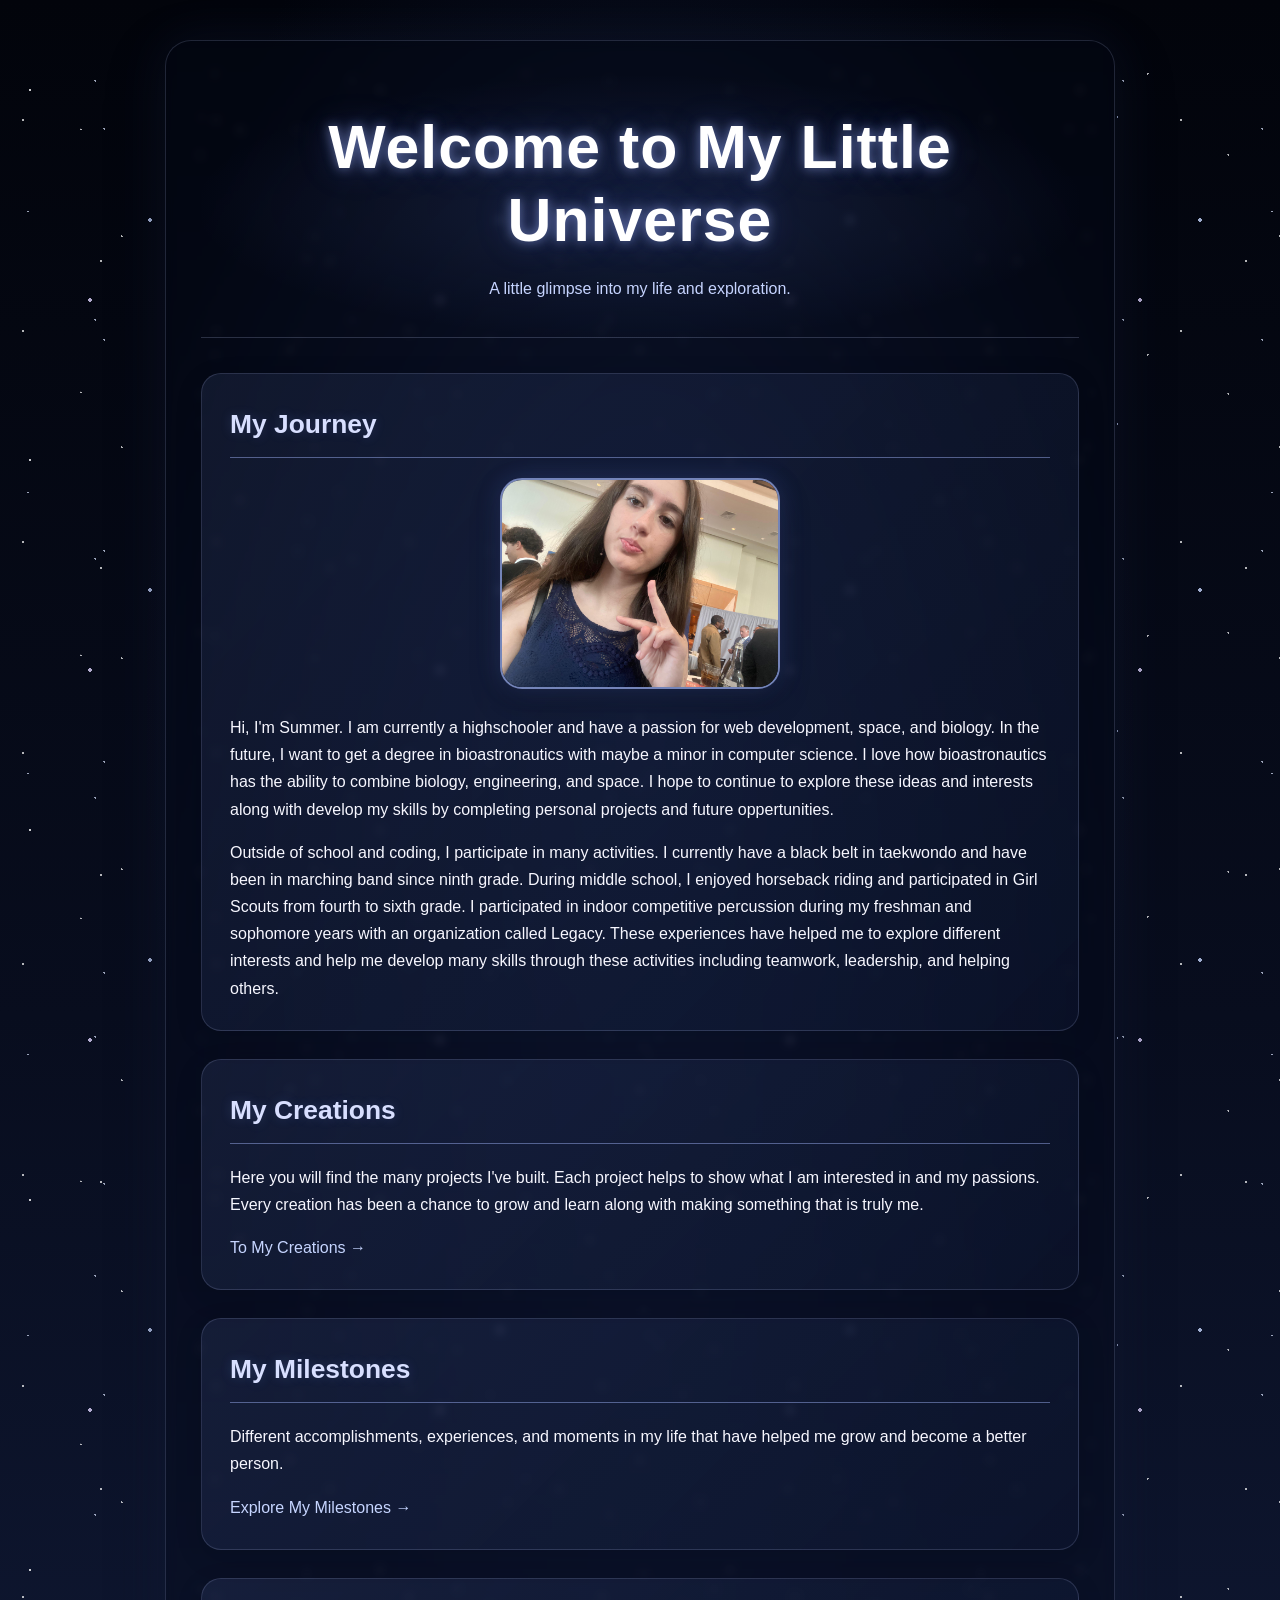
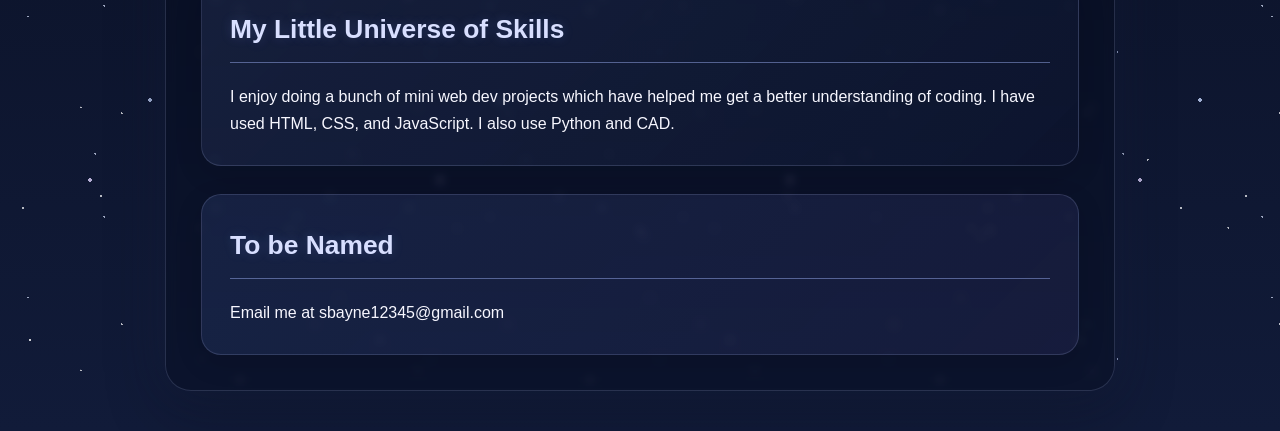
<file: index.html>
<!DOCTYPE html>
<html lang="en">
    <head>
        <meta charset="UTF-8">
        <meta name="viewport" content="width=device-width, initial-scale=1.0">
        <title>My Little Universe</title>
        <link rel="stylesheet" href="style.css">
    </head>
    <body>
        <div class="container">
            <header>
                <div>
                    <h1>Welcome to My Little Universe</h1>
                    <p>A little glimpse into my life and exploration.</p>
                </div>
            </header>
            <section id="about">
                <h2>My Journey</h2>
                <img src="images/Summer.jpeg" alt="Summer">
                <p>Hi, I'm Summer. I am currently a highschooler and have a passion for web development, space, and biology. In the future, I want to get a degree in bioastronautics with maybe a minor in computer science. I love how bioastronautics has the ability to combine biology, engineering, and space. I hope to continue to explore these ideas and interests along with develop my skills by completing personal projects and future oppertunities.</p>
                <p>Outside of school and coding, I participate in many activities. I currently have a black belt in taekwondo and have been in marching band since ninth grade. During middle school, I enjoyed horseback riding and participated in Girl Scouts from fourth to sixth grade. I participated in indoor competitive percussion during my freshman and sophomore years with an organization called Legacy. These experiences have helped me to explore different interests and help me develop many skills through these activities including teamwork, leadership, and helping others.</p>
            </section>
            <section id="projects">
                <h2>My Creations</h2>
                <p>Here you will find the many projects I've built. Each project helps to show what I am interested in and my passions. Every creation has been a chance to grow and learn along with making something that is truly me.</p>
                <a href="creations.html" class="creations-link">
                    To My Creations →
                </a>
            </section>
            <section id="achievements">
                <h2>My Milestones</h2>
                <p>Different accomplishments, experiences, and moments in my life that have helped me grow and become a better person.</p>
                <a href="milestones.html" class="milestones-button">Explore My Milestones →</a>
            </section>
            <section id="skills/hobbies">
                <h2>My Little Universe of Skills</h2>
                <p>I enjoy doing a bunch of mini web dev projects which have helped me get a better understanding of coding. I have used HTML, CSS, and JavaScript. I also use Python and CAD.</p>
            </section>
            <section id="contact">
                <h2>To be Named</h2>
                <p>Email me at sbayne12345@gmail.com</p>
            </section>
        </div>
    </body>
</html>
</file>
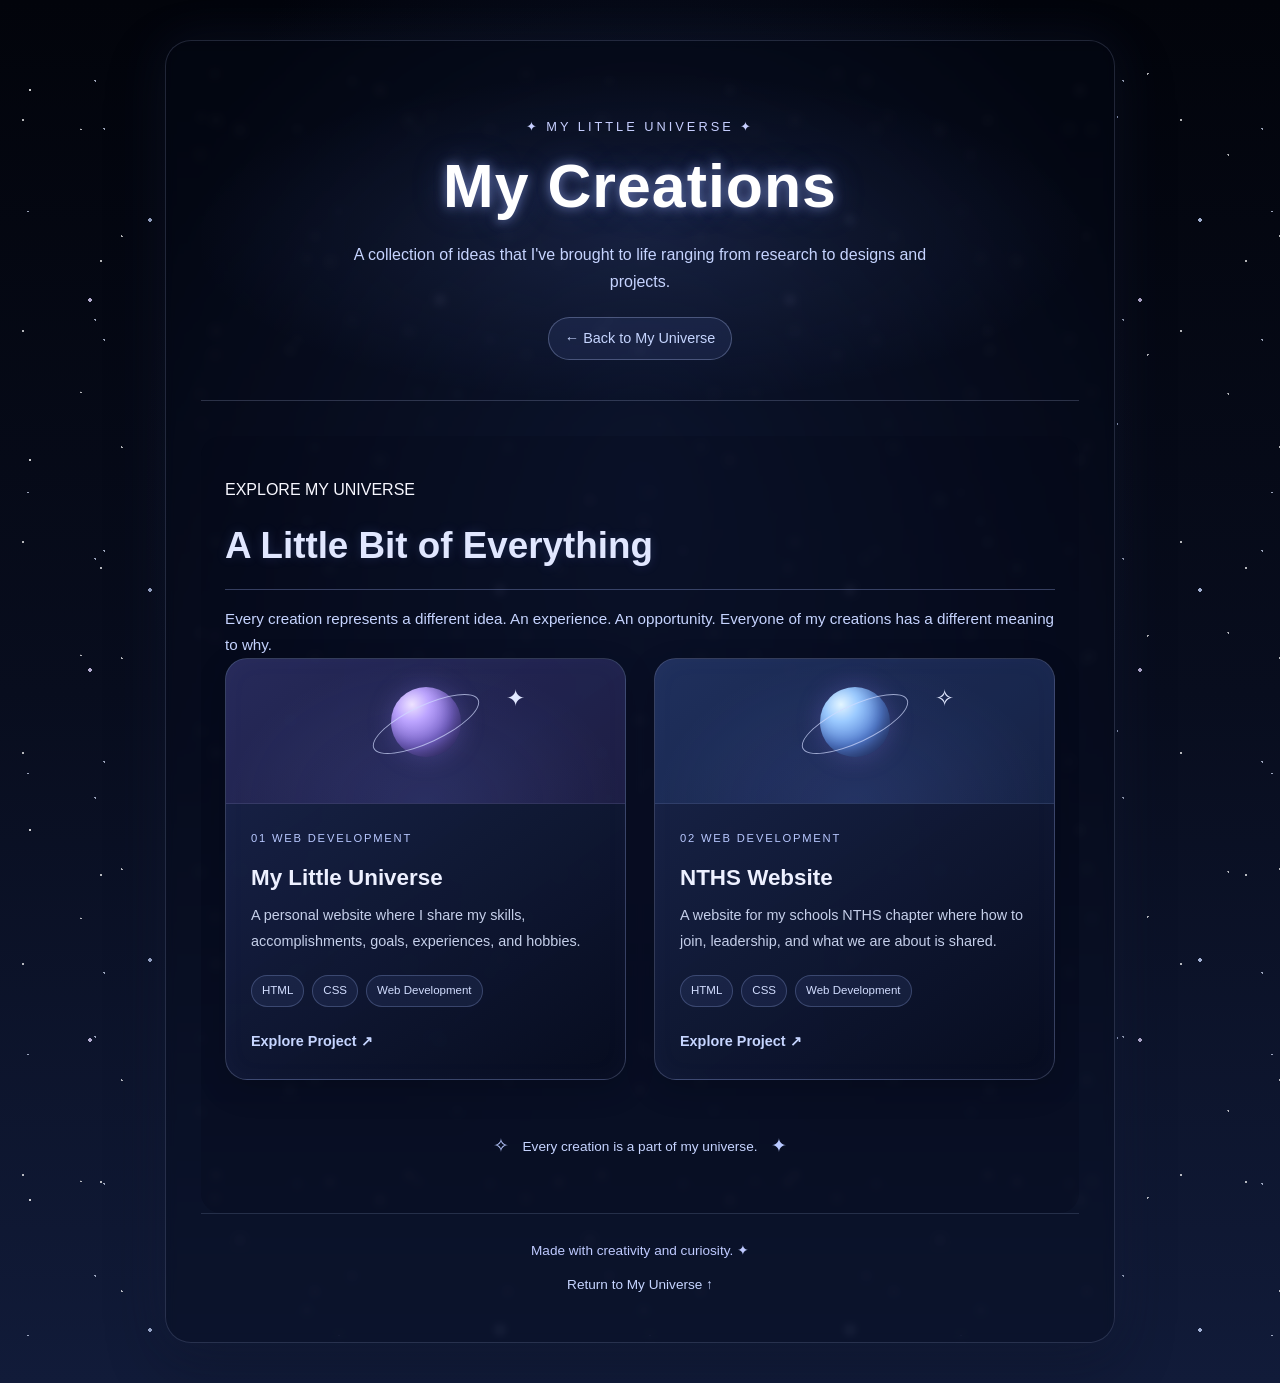
<file: creations.html>
<!DOCTYPE html>
<html lang="en">
    <head>
        <meta charset="UTF-8">
        <meta name="viewport" content="width=device-width, initial-scale=1.0">
        <title>My Creations | My Little Universe</title>
        <link rel="stylesheet" href="style.css">
        <link rel="stylesheet" href="creations.css">
    </head>
    <body>
        <div class="container">
            <header class="creations-header">
                <div>
                    <p class="eyebrow">✦ MY LITTLE UNIVERSE ✦</p>
                    <h1>My Creations</h1>
                    <p>A collection of ideas that I've brought to life ranging from research to designs and projects.</p>
                    <a href="index.html" class="home-link">
                        ← Back to My Universe
                    </a>
                </div>
            </header>
            <main>
                <section class="creations-section">
                    <div class="section-heading">
                        <span class="section-label">EXPLORE MY UNIVERSE</span>
                        <h2>A Little Bit of Everything</h2>
                        <p>Every creation represents a different idea. An experience. An opportunity. Everyone of my creations has a different meaning to why.</p>
                    </div>
                    <div class="projects-grid">
                        <article class="project-card">
                            <div class="project-art art-purple" aria-hidden="true">
                                <span class="planet"></span>
                                <span class="orbit"></span>
                                <span class="art-star">✦</span>
                            </div>
                            <div class="project-content">
                                <p class="project-category">01 WEB DEVELOPMENT</p>
                                <h3>My Little Universe</h3>
                                <p>A personal website where I share my skills, accomplishments, goals, experiences, and hobbies.</p>
                                <div class="project-tags">
                                    <span>HTML</span>
                                    <span>CSS</span>
                                    <span>Web Development</span>
                                </div>
                                <a href="index.html" class="project-link">
                                    Explore Project <span aria-hidden="true">↗</span>
                                </a>
                            </div>
                        </article>
                        <article class="project-card">
                            <div class="project-art art-blue" aria-hidden="true">
                                <span class="planet"></span>
                                <span class="orbit"></span>
                                <span class="art-star">✧</span>
                            </div>
                            <div class="project-content">
                                <p class="project-category">02 WEB DEVELOPMENT</p>
                                <h3>NTHS Website</h3>
                                <p>A website for my schools NTHS chapter where how to join, leadership, and what we are about is shared.</p>
                                <div class="project-tags">
                                    <span>HTML</span>
                                    <span>CSS</span>
                                    <span>Web Development</span>
                                </div>
                                <a href="https://coopercitynths.netlify.app/" class="project-link">
                                    Explore Project <span aria-hidden="true">↗</span>
                                </a>
                            </div>
                        </article>
                    </div>
                    <div class="closer">
                        <span aria-hidden="true">✧</span>
                        <p>Every creation is a part of my universe.</p>
                        <span aria-hidden="true">✦</span>
                    </div>
                </section>
            </main>
            <footer class="creations-footer">
                <p>Made with creativity and curiosity. ✦</p>
                <a href="index.html">Return to My Universe ↑</a>
            </footer>
        </div>
    </body>
</html>
</file>
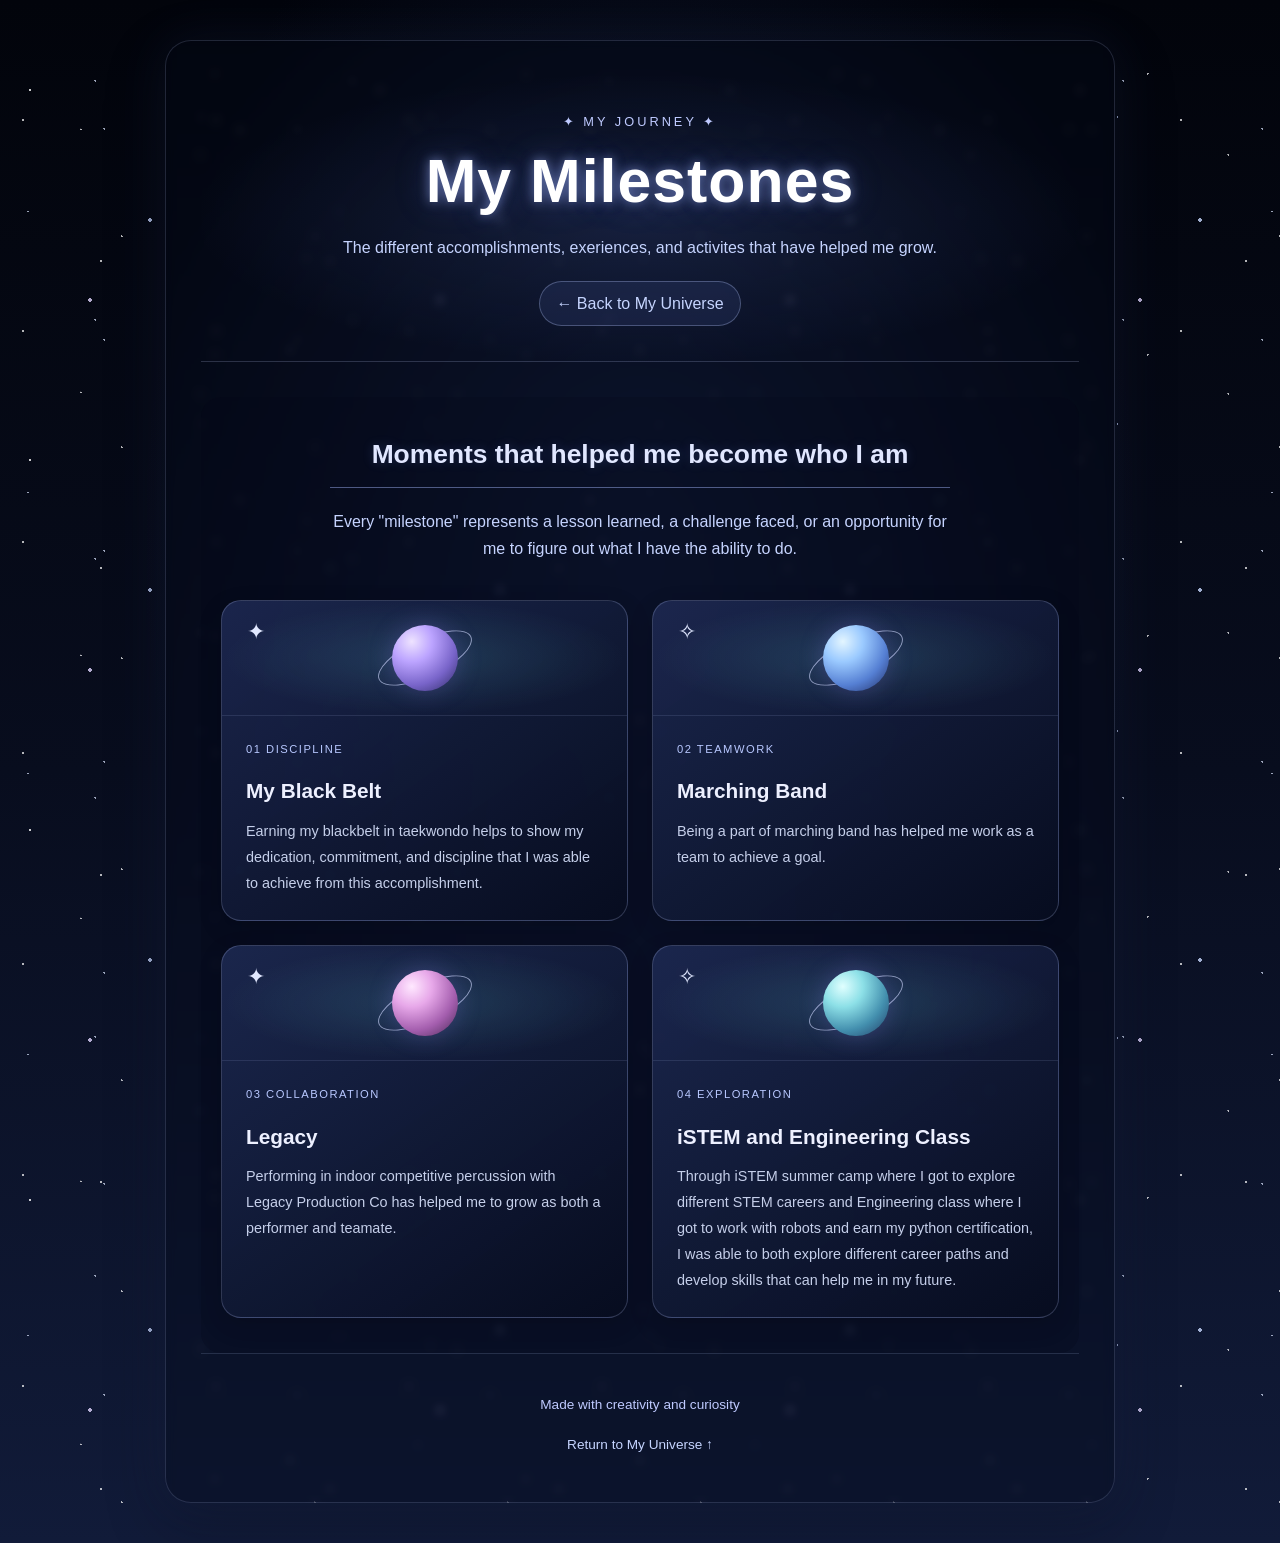
<file: milestones.html>
<!DOCTYPE html>
<html lang="en">
    <head>
        <meta charset="UTF-8">
        <meta name="viewport" content="width=device-width, initial-scale=1.0">
        <title>My Milestones | My little Universe</title>
        <link rel="stylesheet" href="style.css">
        <link rel="stylesheet" href="milestones.css">
    </head>
    <body>
        <div class="container">
            <header class="milestones-header">
                <div>
                    <p class="milestone-eyebrow">✦ MY JOURNEY ✦</p>
                    <h1>My Milestones</h1>
                    <p>The different accomplishments, exeriences, and activites that have helped me grow.</p>
                    <a href="index.html" class="home-link">
                        ← Back to My Universe
                    </a>
                </div>
            </header>
            <main>
                <section class="milestones-page">
                    <div class="mile-intro">
                        <h2>Moments that helped me become who I am</h2>
                        <p>Every "milestone" represents a lesson learned, a challenge faced, or an opportunity for me to figure out what I have the ability to do.</p>
                    </div>
                    <div class="mile-grid">
                        <article class="mile-card">
                            <div class="milestone-art planet-purple">
                                <span>✦</span>
                            </div>
                            <div class="mile-content">
                                <p class="mile-number">01 DISCIPLINE</p>
                                <h3>My Black Belt</h3>
                                <p>Earning my blackbelt in taekwondo helps to show my dedication, commitment, and discipline that I was able to achieve from this accomplishment.</p>
                            </div>
                        </article>
                        <article class="mile-card">
                            <div class="milestone-art planet-blue">
                                <span>✧</span>
                            </div>
                            <div class="mile-content">
                                <p class="mile-number">02 TEAMWORK</p>
                                <h3>Marching Band</h3>
                                <p>Being a part of marching band has helped me work as a team to achieve a goal.</p>
                            </div>
                        </article>
                        <article class="mile-card">
                            <div class="milestone-art planet-pink">
                                <span>✦</span>
                            </div>
                            <div class="mile-content">
                                <p class="mile-number">03 COLLABORATION</p>
                                <h3>Legacy</h3>
                                <p>Performing in indoor competitive percussion with Legacy Production Co has helped me to grow as both a performer and teamate.</p>
                            </div>
                        </article>
                        <article class="mile-card">
                            <div class="milestone-art planet-teal">
                                <span>✧</span>
                            </div>
                            <div class="mile-content">
                                <p class="mile-number">04 EXPLORATION</p>
                                <h3>iSTEM and Engineering Class</h3>
                                <p>Through iSTEM summer camp where I got to explore different STEM careers and Engineering class where I got to work with robots and earn my python certification, I was able to both explore different career paths and develop skills that can help me in my future.</p>
                            </div>
                        </article>
                    </div>
                </section>
            </main>
            <footer class="milestones-footer">
                <p>Made with creativity and curiosity</p>
                <a href="index.html">Return to My Universe ↑</a>
            </footer>
        </div>
    </body>
</html>
</file>
<file: style.css>
html, body {
    margin: 0;
    min-height: 100%;
}
html {
    scroll-behavior: smooth;
}
* {
    box-sizing: border-box;
}
body {
    position: relative;
    isolation: isolate;
    overflow-x: hidden;
    background-image:
        radial-gradient(ellipse at 50% 35%, rgba(37, 57, 112, 0.35), transparent 55%),
        linear-gradient(
            180deg,
            #02040b 0%,
            #080d1e 25%,
            #111b39 50%,
            #20335e 75%,
            #626bc2 100%
        );
    background-size: 100% 100%, 100% 200%;
    background-position: center top, center top;
    background-repeat: no-repeat;
    background-attachment: scroll;
    font-family: 'Trebuchet MS', Arial, sans-serif;
    color: #f7f7ff;
    line-height: 1.7;
}
body::before, body::after {
    content: '';
    position: absolute;
    inset: 0;
    height: 100%;
    width: 100%;
    pointer-events: none;
    z-index: -1;
}
body::before {
    background-image:
        radial-gradient(1px 1px at 12% 38%, #ffffff 98%, transparent),
        radial-gradient(1px 1px at 37% 17%, #dce6ff 98%, transparent),
        radial-gradient(1px 1px at 69% 12%, #ffffff 98%, transparent),
        radial-gradient(1px 1px at 88% 25%, #cbd8ff 98%, transparent),
        radial-gradient(1px 1px at 24% 34%, #ffffff 98%, transparent),
        radial-gradient(1px 1px at 54% 42%, #dce6ff 98%, transparent),
        radial-gradient(1px 1px at 78% 48%, #ffffff 98%, transparent),
        radial-gradient(1px 1px at 9% 61%, #dce6ff 98%, transparent),
        radial-gradient(1px 1px at 44% 72%, #ffffff 98%, transparent),
        radial-gradient(1px 1px at 91% 83%, #dce6ff 98%, transparent),
        radial-gradient(1px 1px at 63% 93%, #ffffff 98%, transparent);
    background-size: 193px 211px, 257px 239px, 311px 281px, 229px 307px, 337px 263px;
    background-repeat: repeat;
    opacity: 0.7;
    animation: distantStars 100s linear infinite;
}
body::after {
    background-image:
        radial-gradient(1.5px 1.5px at 30px 50px, #ffffff 98%, transparent),
        radial-gradient(2px 2px at 150px 180px, #c8d8ff 98%, transparent),
        radial-gradient(1.5px 1.5px at 240px 90px, #ffffff 98%, transparent),
        radial-gradient(2px 2px at 90px 260px, #e0d6ff 98%, transparent),
        radial-gradient(1px 1px at 290px 310px, #ffffff 98%, transparent);
    background-size: 350px 370px;
    background-repeat: repeat;
    opacity: 0.8;
    animation: nearbyStars 55s linear infinite;
}
@keyframes distantStars {
    from {transform: translate3d(0, 0, 0);} to {transform: translate3d(-25px, 120px, 0);}
}
@keyframes nearbyStars {
    from {transform: translate3d(0, 0, 0);} to {transform: translate3d(35px, 220px, 0);}
}
.container {
    position: relative;
    z-index: 1;
    width: min(950px, calc(100% - 36px));
    margin: 40px auto;
    padding: 35px;
    background: rgba(5, 10, 27, 0.36);
    border: 1px solid rgba(190, 204, 255, 0.16);
    border-radius: 26px;
    box-shadow: 0 0 50px rgba(80, 108, 205, 0.10), 0 20px 60px rgba(0, 0, 0, 0.3);
    backdrop-filter: blur(5px);
}
header {
    min-height: 230px;
    display: flex;
    align-items: center;
    justify-content: center;
    padding: 35px 15px;
    margin-bottom: 35px;
    text-align: center;
    background: radial-gradient(ellipse at center, rgba(92, 117, 204, 0.17), transparent 72%);
    border-bottom: 1px solid rgba(196, 207, 255, 0.2);
}
header h1 {
    margin: 0;
    font-size: clamp(2.2rem, 6vw, 3.8rem);
    line-height: 1.2;
    letter-spacing: 1px;
    color: #ffffff;
    text-shadow: 0 0 12px rgba(160, 180, 255, 0.6), 0 0 35px rgba(97, 121, 231, 0.3);
}
header p {
    max-width: 600px;
    margin: 18px auto 0;
    color: #c6d4ff;
}
section {
    margin-bottom: 28px;
    padding: 28px;
    background: linear-gradient(135deg, rgba(118, 140,218, 0.12), rgba(18, 27, 57, 0.35));
    border: 1px solid rgba(192, 204, 255, 0.16);
    border-radius: 20px;
    box-shadow: 0 8px 28px rgba(0, 0, 0, 0.12);
    transition: transform 0.3s ease, border-color 0.3s ease, background 0.3s ease;
}
section:hover {
    transform: translateY(-4px);
    border-color: rgba(177, 194, 255, 0.4);
    background: linear-gradient(135deg, rgba(118, 140, 218, 0.17), rgba(18, 27, 57, 0.45));
}
h2 {
    margin: 0 0 20px;
    padding-bottom: 10px;
    font-size: 1.65rem;
    color: #d8dfff;
    border-bottom: 1px solid rgba(165, 185, 255, 0.45);
    text-shadow: 0 0 12px rgba(126, 156, 255, 0.2);
}
section p:last-child {
    margin-bottom: 0;
}
#about img {
    display: block;
    width: min(100%, 280px);
    max-height: 350px;
    object-fit: cover;
    margin: 10px auto 25px;
    border: 2px solid rgba(170, 190, 255, 0.65);
    border-radius: 22px;
    box-shadow: 0 0 25px rgba(103, 135, 255, 0.2), 0 12px 30px rgba(0, 0, 0, 0.3);
}
a {
    color: #c6d5ff;
    text-decoration: none;
    transition: color 0.2s ease, text-shadow 0.2s ease;
}
a:hover {
    color: #ffffff;
    text-shadow: 0 0 12px rgba(170, 190, 255, 0.9);
}
#contact {
    margin-bottom: 0;
    background: linear-gradient(135deg, rgba(83, 112, 190, 0.17), rgba(106, 92, 183, 0.12));
}
</file>
<file: creations.css>
.creations-header {
    min-height: 250px;
    padding: 40px 15px;
}
.creations-header .eyebrow {
    margin: 0 0 12px;
    color: #c7cfff;
    font-size: 0.8rem;
    letter-spacing: 3px;
}
.creations-header h1 {
    margin: 0;
}
.home-link {
    display: inline-block;
    margin-top: 22px;
    padding: 8px 16px;
    border: 1px solid rgba(190, 204, 255, 0.3);
    border-radius: 24px;
    background: rgba(100, 125, 210, 0.12);
    font-size: 0.9rem;
    text-decoration: none;
    transition: background 0.3s ease, border-color 0.3s ease;
}
.home-link:hover {
    background: rgba(130, 150, 240, 0.2);
    border-color: rgba(190, 204, 255, 0.7);
}
.creations-section {
    position: relative;
    isolation: isolate;
    overflow: hidden;
    margin-bottom: 0;
    padding: 40px 24px;
    border: none;
    border-radius: 20px;
    background: rgba(5, 10, 27, 0.18);
    box-shadow: none;
    transition: none;
}
.creations-section:hover {
    transform: none;
    border-color: transparent;
    background: rgba(5, 10, 27, 0.18);
}
.section-heading h2 {
    margin: 12px 0 16px;
    padding-bottom: 12px;
    color: #e1e7ff;
    font-size: clamp(1.7rem, 4vw, 2.3rem);
    border-bottom: 1px solid rgba(165, 185, 255, 0.3);
}
.section-heading p {
    margin: 0;
    color: #c6d4ff;
    font-size: 0.95rem;
}
.projects-grid {
    display: grid;
    grid-template-columns: repeat(2, minmax(0, 1fr));
    gap: 28px;
    max-width: 850px;
    margin: 0 auto;
}
.project-card {
    position: relative;
    isolation: isolate;
    overflow: hidden;
    min-width: 0;
    border: 1px solid rgba(190, 204, 255, 0.22);
    border-radius: 22px;
    background: linear-gradient(145deg, rgba(30, 42, 83, 0.88), rgba(7, 13, 32, 0.95));
    box-shadow: 0 10px 30px rgba(0, 0, 0, 0.18), inset 0 0 25px rgba(115, 137, 220, 0.04);
    transition: transform 0.3s ease, border-color 0.3s ease, box-shadow 0.3s ease;
}
.project-card:hover {
    transform: translateY(-5px);
    border-color: rgba(180, 197, 255, 0.55);
    box-shadow: 0 15px 35px rgba(0, 0, 0, 0.25), 0 0 25px rgba(100, 125, 230, 0.1);
}
.project-art {
    position: relative;
    overflow: hidden;
    height: 145px;
    border-bottom: 1px solid rgba(190, 204, 255, 0.12);
    background: radial-gradient(ellipse at 50% 100%, rgba(120, 140, 255, 0.12), transparent 70%);
}
.art-purple {
    background-color: rgba(85, 63, 145, 0.2);
}
.art-blue {
    background-color: rgba(50, 85, 155, 0.2);
}
.planet {
    position: absolute;
    top: 28px;
    left: calc(50% - 35px);
    width: 70px;
    aspect-ratio: 1;
    border-radius: 50%;
    background: radial-gradient(circle at 30% 25%, #eee3ff 0%, #bca4ff 24%, #7864c9 58%, #29275f 100%);
    box-shadow: 0 0 25px rgba(154, 137, 255, 0.25), inset -8px -8px 15px rgba(8, 12, 35, 0.35);
}
.art-blue .planet {
    background: radial-gradient(circle at 30% 25%, #e3f5ff 0%, #9bcaff 24%, #557fd3 58%, #202c62 100%);
}
.orbit {
    position: absolute;
    top: 46px;
    left: calc(50% - 58px);
    width: 116px;
    height: 38px;
    border: 1px solid rgba(210, 220, 255, 0.7);
    border-radius: 50%;
    transform: rotate(-25deg);
    pointer-events: none;
}
.art-star {
    position: absolute;
    top: 20px;
    right: 25%;
    color: #e1e8ff;
    font-size: 23px;
}
.project-content {
    position: relative;
    z-index: 2;
    padding: 25px;
}
.project-category {
    margin: 0;
    color: #b8c8ff;
    font-size: 0.7rem;
    letter-spacing: 1.8px;
}
.project-card h3 {
    margin: 14px 0 10px;
    color: #edf0ff;
    font-size: 1.4rem;
    line-height: 1.4;
}
.project-card .project-content > p:not(.project-category) {
    margin: 0;
    color: #c5cfea;
    font-size: 0.9rem;
    line-height: 1.8;
}
.project-tags {
    display: flex;
    flex-wrap: wrap;
    gap: 8px;
    margin: 20px 0;
}
.project-tags span {
    padding: 5px 10px;
    border: 1px solid rgba(170, 190, 255, 0.24);
    border-radius: 20px;
    background: rgba(110, 135, 220, 0.1);
    color: #d2ddff;
    font-size: 0.72rem;
}
.project-link {
    display: inline-block;
    margin-top: 2px;
    color: #c6d5ff;
    font-size: 0.9rem;
    font-weight: bold;
    text-decoration: none;
    transition: color 0.3s ease, text-shadow 0.3s ease;
}
.project-link:hover {
    color: #ffffff;
    text-shadow: 0 0 12px rgba(170, 190, 255, 0.6);
}
.closer {
    display: flex;
    justify-content: center;
    align-items: center;
    gap: 14px;
    margin: 50px auto 10px;
    text-align: center;
}
.closer span {
    color: #b8c8ff;
    font-size: 1.2rem;
}
.closer p {
    margin: 0;
    color: #c6d4ff;
    font-size: 0.85rem;
}
.creations-footer {
    padding: 25px 15px 10px;
    border-top: 1px solid rgba(190, 204, 255, 0.15);
    text-align: center;
}
.creations-footer p {
    margin: 0 0 8px;
    color: #bfcaff;
    font-size: 0.85rem;
}
.creations-footer a {
    font-size: 0.85rem;
}
</file>
<file: milestones.css>
.milestones-header {
    min-height: 230px;
    padding: 35px 15px;
}
.milestone-eyebrow {
    margin: 0 0 12px;
    color: #bfcaff;
    font-size: 0.8rem;
    letter-spacing: 3px;
}
.milestones-header h1 {
    margin: 0;
}
.milestones-header div > p:not(.milestone-eyebrow) {
    max-width: 600px;
    margin: 16px auto 0;
}
.home-link {
    display: inline-block;
    margin-top: 20px;
    padding:8px 16px;
    border: 1px solid rgba(190, 204, 255, 0.3);
    border-radius: 24px;
    background: rgba(100, 125, 210, 0.12);
    text-decoration: none;
}
.milestones-page {
    margin-bottom: 0;
    padding: 35px 20px;
    border: none;
    background: rgba(5, 10, 27, 0.18);
    box-shadow: none;
    transition: none;
}
.milestones-page:hover {
    transform: none;
    background: rgba(5, 10, 27, 0.18)
}
.mile-intro {
    max-width: 620px;
    margin: 0 auto 38px;
    text-align: center;
}
.mile-intro p {
    color: #c6d4ff;
}
.mile-intro h2 {
    color: #e1e7ff;
}
.mile-grid {
    display: grid;
    grid-template-columns: repeat(2, minmax(0, 1fr));
    gap: 24px;
    max-width: 850ps;
    margin: auto;
}
.mile-card {
    overflow: hidden;
    min-width: 0;
    border: 1px solid rgba(190, 204, 255, 0.22);
    border-radius: 20px;
    background: linear-gradient(145deg, rgba(30, 42, 83, 0.88), rgba(7, 13, 32, 0.95));
    box-shadow: 0 8px 25px rgba(0, 0, 0, 0.16);
    transition: transform 0.3s ease, border-color 0.3s ease;
}
.mile-card:hover {
    transform: translateY(-5px);
    border-color: rgba(190, 204, 255, 0.55)
}
.milestone-art {
    position: relative;
    display: grid;
    place-items: center;
    height: 115px;
    border-bottom: 1px solid rgba(190, 204, 255, 0.12);
    background: radial-gradient(ellipse at center, rgba(120, 1140, 255, 0.13), transparent 70%);
}
.milestone-art::before {
    position: absolute;
    width: 100px;
    height: 36px;
    border: 1px solid rgba(210, 220, 255, 0.65);
    border-radius: 50%;
    content: "";
    transform: rotate(-25deg);
}
.milestone-art::after {
    position: absolute;
    width: 66px;
    height: 66px;
    border-radius: 50%;
    background: radial-gradient(circle at 30% 25%, #eee3ff, #bca4ff 30%, #7864c9 65%, #29275f);
    box-shadow: 0 0 25px rgba(154, 137, 255, 0.25);
    content: "";
}
.milestone-art span {
    position: absolute;
    z-index: 1;
    top: 12px;
    left: 25px;
    color: #e1e8ff;
    font-size: 22px;
}
.planet-blue::after {
    background: radial-gradient(circle at 30% 25%, #e3f5ff, #9bcaff 30%, #557fd3 65%, #202c62);
}
.planet-pink::after {
    background: radial-gradient(circle at 30% 25%, #ffe8ff, #e7a8e9 30%, #a45eae 65%, #452752);
}
.planet-teal::after {
    background: radial-gradient(circle at 30% 25%, #e0ffff, #8de0e7 30%, #438fae 65%, #203a64);
}
.mile-content {
    padding: 24px;
}
.mile-number {
    margin: 0;
    color: #b8c8ff;
    font-size: 0.7rem;
    letter-spacing: 1.5px;
}
.mile-content h3 {
    margin: 14px 0 10px;
    color: #edf0ff;
    font-size: 1.3rem;
}
.mile-content p:not(.mile-number) {
    margin: 0;
    color: #c5cfea;
    font-size: 0.9rem;
    line-height: 1.8;
}
.milestones-footer {
    padding: 25px 15px 10px;
    border-top: 1px solid rgba(190, 204, 255, 0.15);
    text-align: center;
}
.milestones-footer p {
    font-size: 0.85rem;
    color: #bfcaff;
}
.milestones-footer a {
    font-size: 0.85rem;
    text-align: center;
}
</file>
